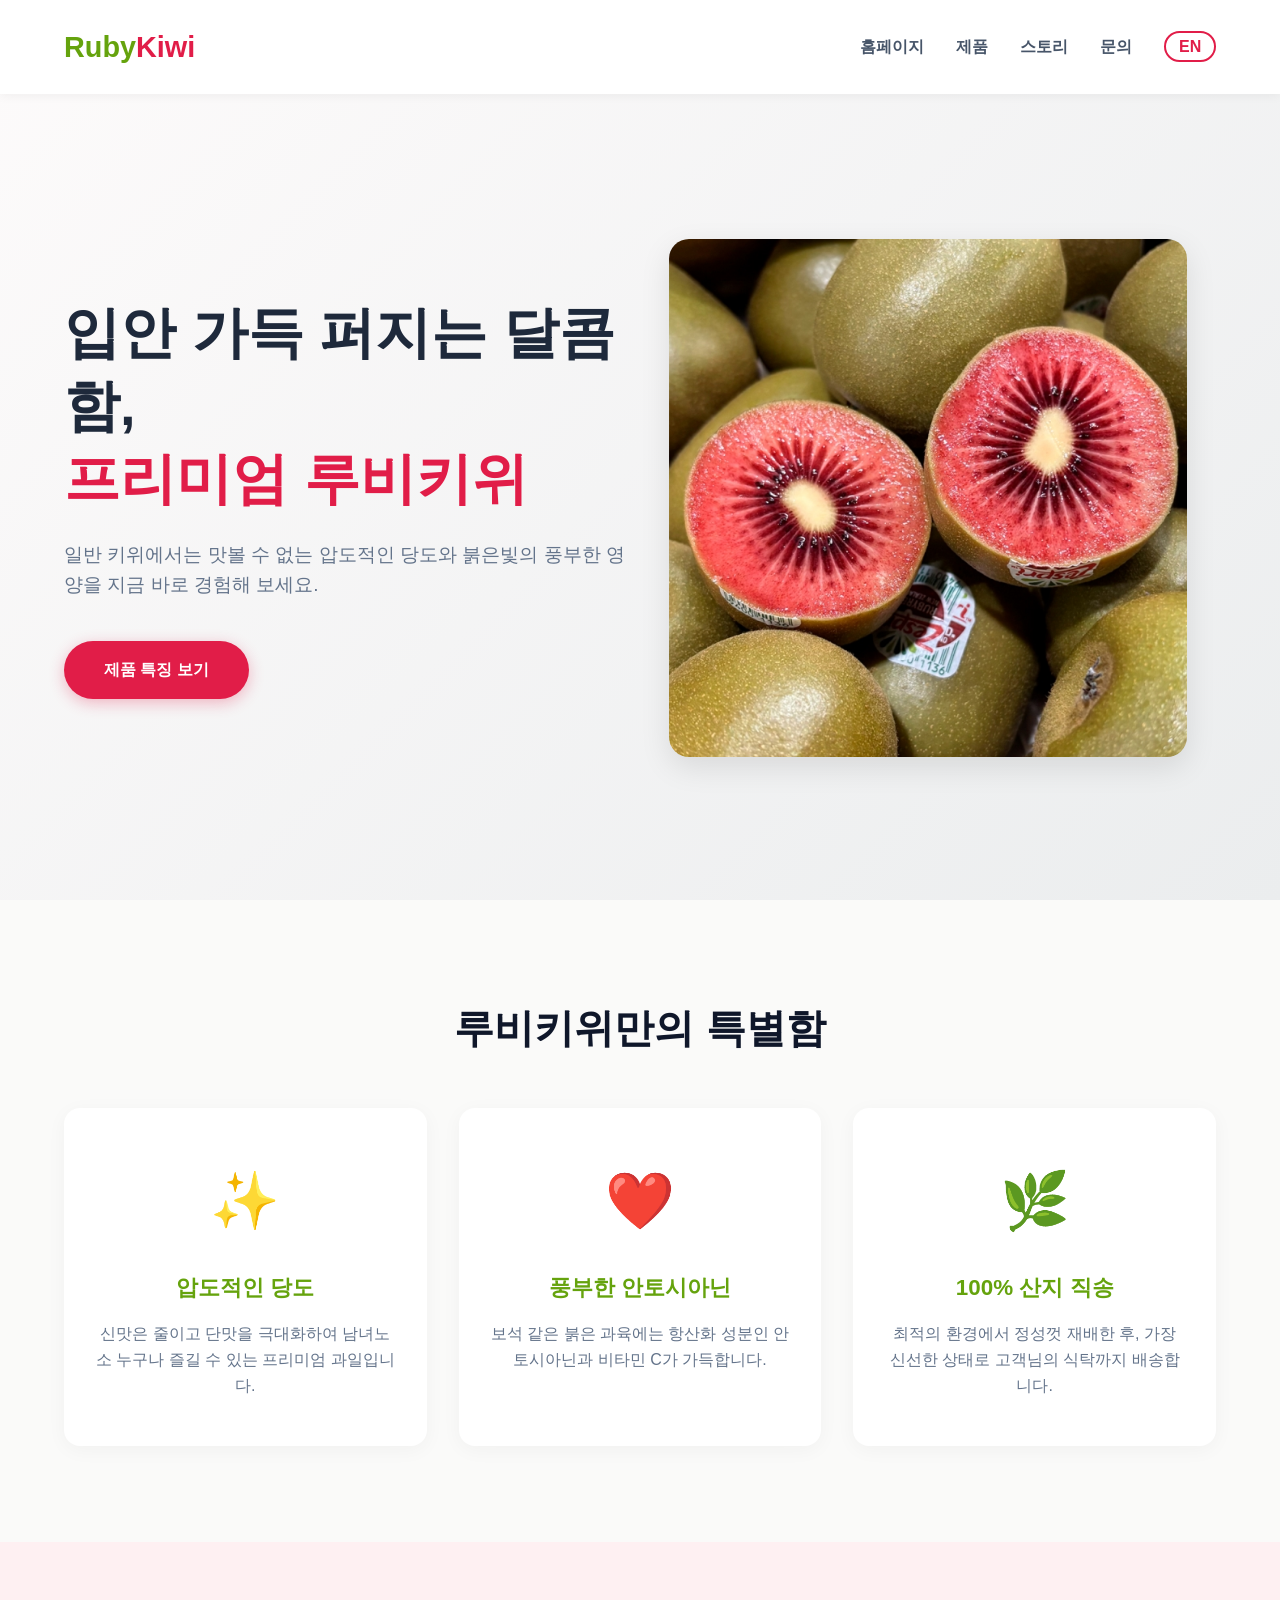
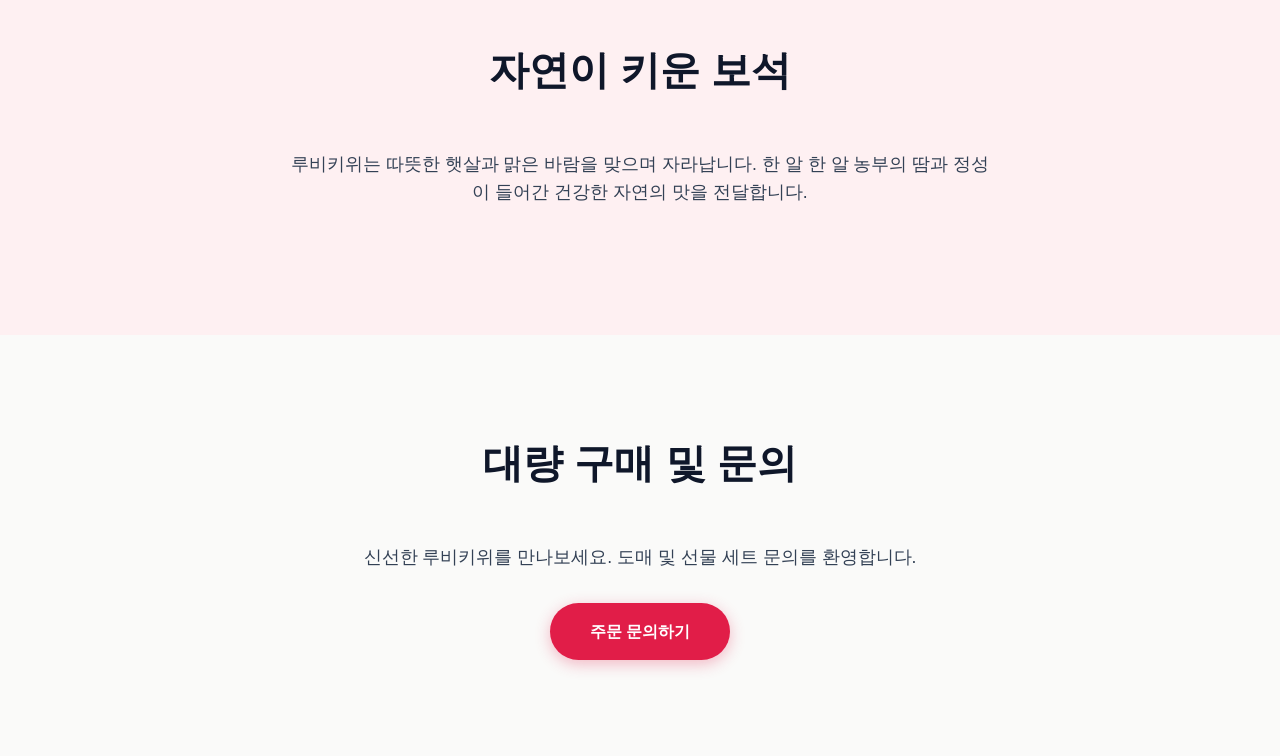
<file: index.html>
<!DOCTYPE html>
<html lang="ko">

<head>
    <meta charset="UTF-8">
    <meta name="viewport" content="width=device-width, initial-scale=1.0">
    <title>프리미엄 루비키위 | Ruby Kiwi</title>
    <link rel="stylesheet" href="style.css">
</head>

<body>
    <nav class="navbar">
        <div class="logo">Ruby<span>Kiwi</span></div>
        <ul class="nav-links">
            <li><a href="#home">홈페이지</a></li>
            <li><a href="#product">제품</a></li>
            <li><a href="#story">스토리</a></li>
            <li><a href="#contact">문의</a></li>
            <li><a href="index_en.html" class="lang-btn">EN</a></li>
        </ul>
        <div class="menu-toggle">☰</div>
    </nav>

    <section id="home" class="hero">
        <div class="hero-content">
            <h1>입안 가득 퍼지는 달콤함,<br><span>프리미엄 루비키위</span></h1>
            <p>일반 키위에서는 맛볼 수 없는 압도적인 당도와 붉은빛의 풍부한 영양을 지금 바로 경험해 보세요.</p>
            <a href="#product" class="btn">제품 특징 보기</a>
        </div>
        <div class="hero-image-container">
            <img src="kiwi.png" alt="프리미엄 루비키위 제품 이미지" class="product-img">
        </div>
    </section>

    <section id="product" class="features">
        <h2>루비키위만의 특별함</h2>
        <div class="feature-grid">
            <div class="feature-card">
                <div class="icon">✨</div>
                <h3>압도적인 당도</h3>
                <p>신맛은 줄이고 단맛을 극대화하여 남녀노소 누구나 즐길 수 있는 프리미엄 과일입니다.</p>
            </div>
            <div class="feature-card">
                <div class="icon">❤️</div>
                <h3>풍부한 안토시아닌</h3>
                <p>보석 같은 붉은 과육에는 항산화 성분인 안토시아닌과 비타민 C가 가득합니다.</p>
            </div>
            <div class="feature-card">
                <div class="icon">🌿</div>
                <h3>100% 산지 직송</h3>
                <p>최적의 환경에서 정성껏 재배한 후, 가장 신선한 상태로 고객님의 식탁까지 배송합니다.</p>
            </div>
        </div>
    </section>

    <section id="story" class="story">
        <h2>자연이 키운 보석</h2>
        <p>루비키위는 따뜻한 햇살과 맑은 바람을 맞으며 자라납니다. 한 알 한 알 농부의 땀과 정성이 들어간 건강한 자연의 맛을 전달합니다.</p>
    </section>

    <section id="contact" class="contact">
        <h2>대량 구매 및 문의</h2>
        <p>신선한 루비키위를 만나보세요. 도매 및 선물 세트 문의를 환영합니다.</p>
        <a href="mailto:order@rubykiwi.com" class="btn">주문 문의하기</a>
    </section>
</body>

</html>
</file>
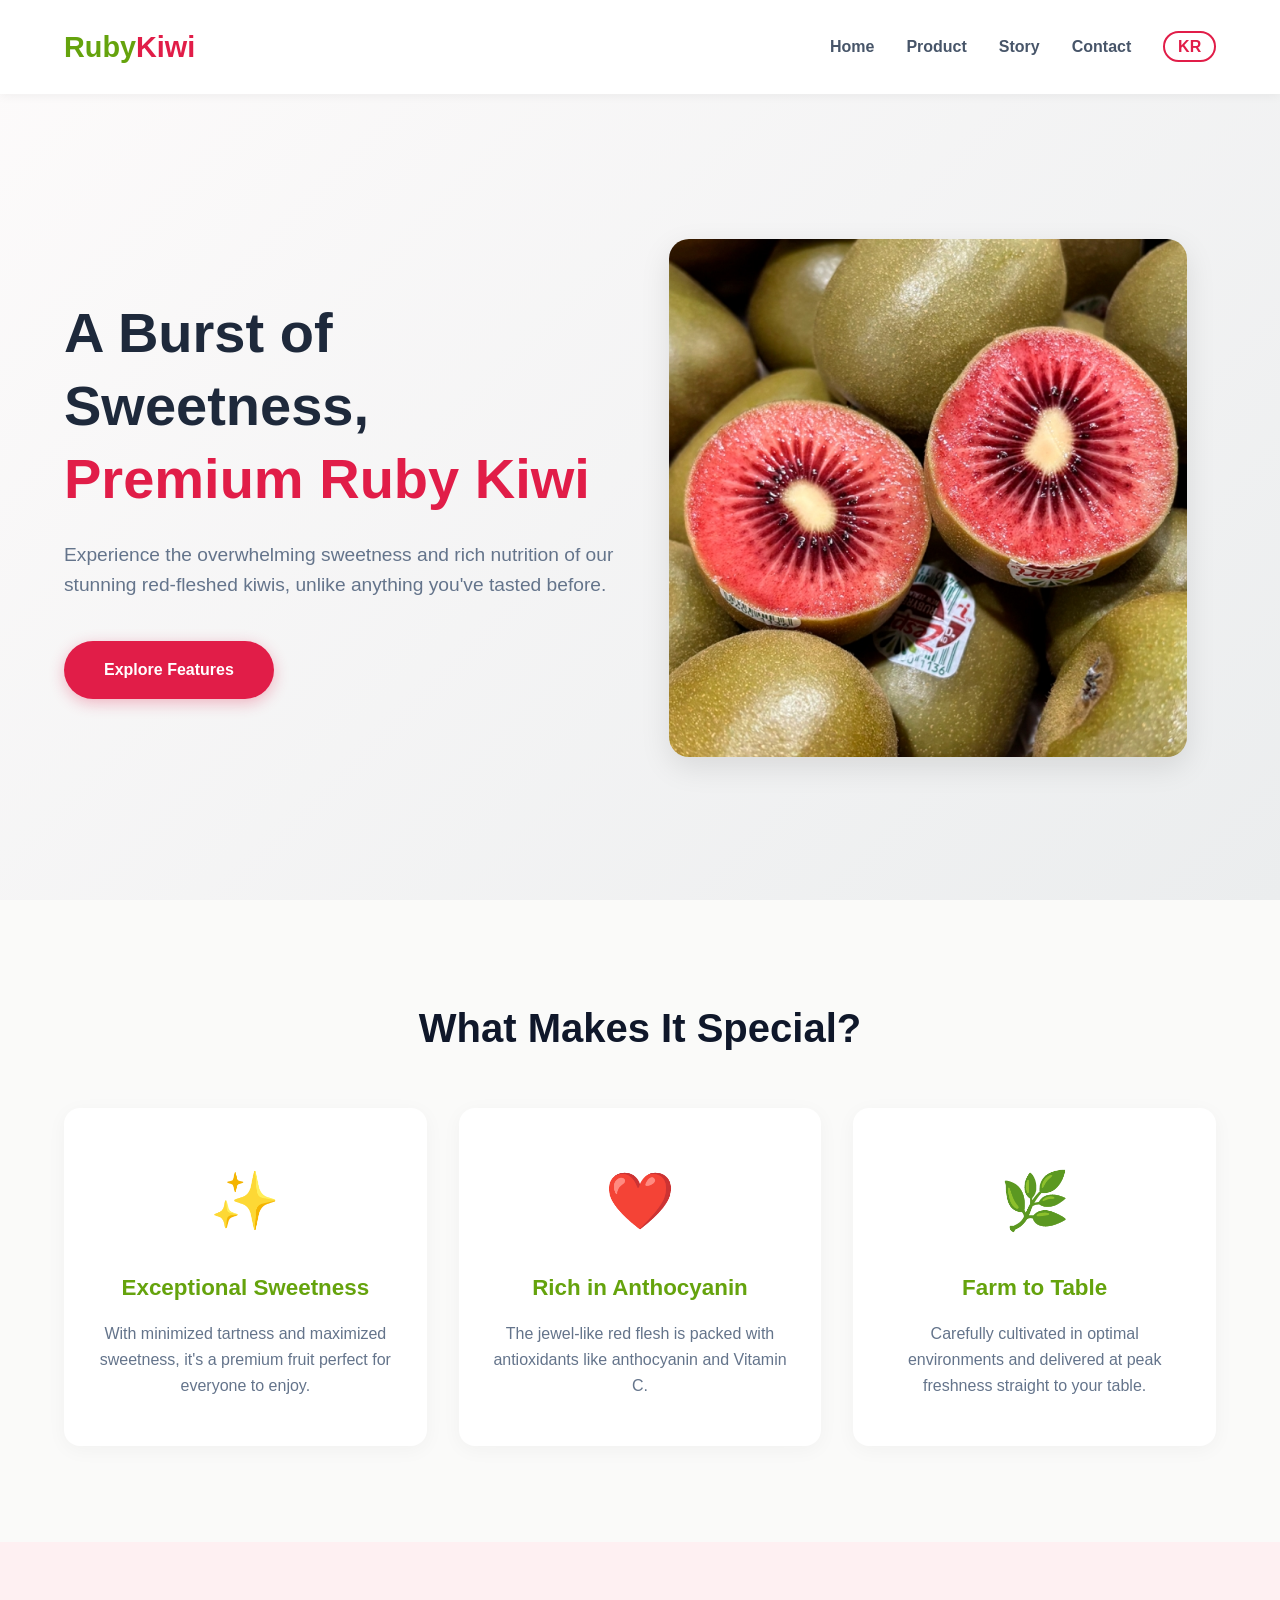
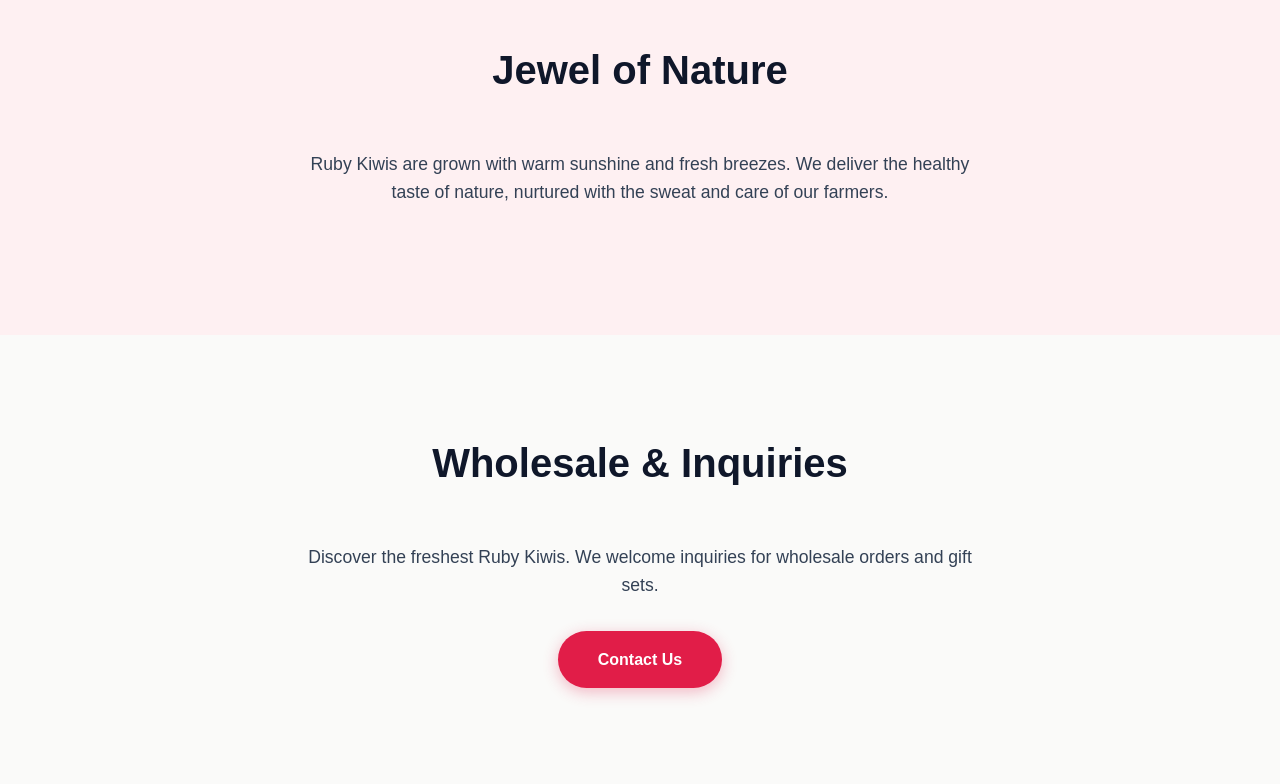
<file: index_en.html>
<!DOCTYPE html>
<html lang="en">

<head>
    <meta charset="UTF-8">
    <meta name="viewport" content="width=device-width, initial-scale=1.0">
    <title>Premium Ruby Kiwi | Taste the Magic</title>
    <link rel="stylesheet" href="style.css">
</head>

<body>
    <nav class="navbar">
        <div class="logo">Ruby<span>Kiwi</span></div>
        <ul class="nav-links">
            <li><a href="#home">Home</a></li>
            <li><a href="#product">Product</a></li>
            <li><a href="#story">Story</a></li>
            <li><a href="#contact">Contact</a></li>
            <li><a href="index.html" class="lang-btn">KR</a></li>
        </ul>
        <div class="menu-toggle">☰</div>
    </nav>

    <section id="home" class="hero">
        <div class="hero-content">
            <h1>A Burst of Sweetness,<br><span>Premium Ruby Kiwi</span></h1>
            <p>Experience the overwhelming sweetness and rich nutrition of our stunning red-fleshed kiwis, unlike
                anything you've tasted before.</p>
            <a href="#product" class="btn">Explore Features</a>
        </div>
        <div class="hero-image-container">
            <img src="kiwi.png" alt="Premium Ruby Kiwi Product Image" class="product-img">
        </div>
    </section>

    <section id="product" class="features">
        <h2>What Makes It Special?</h2>
        <div class="feature-grid">
            <div class="feature-card">
                <div class="icon">✨</div>
                <h3>Exceptional Sweetness</h3>
                <p>With minimized tartness and maximized sweetness, it's a premium fruit perfect for everyone to enjoy.
                </p>
            </div>
            <div class="feature-card">
                <div class="icon">❤️</div>
                <h3>Rich in Anthocyanin</h3>
                <p>The jewel-like red flesh is packed with antioxidants like anthocyanin and Vitamin C.</p>
            </div>
            <div class="feature-card">
                <div class="icon">🌿</div>
                <h3>Farm to Table</h3>
                <p>Carefully cultivated in optimal environments and delivered at peak freshness straight to your table.
                </p>
            </div>
        </div>
    </section>

    <section id="story" class="story">
        <h2>Jewel of Nature</h2>
        <p>Ruby Kiwis are grown with warm sunshine and fresh breezes. We deliver the healthy taste of nature, nurtured
            with the sweat and care of our farmers.</p>
    </section>

    <section id="contact" class="contact">
        <h2>Wholesale & Inquiries</h2>
        <p>Discover the freshest Ruby Kiwis. We welcome inquiries for wholesale orders and gift sets.</p>
        <a href="mailto:order@rubykiwi.com" class="btn">Contact Us</a>
    </section>
</body>

</html>
</file>
<file: style.css>
/* 기본 설정 */
* {
    margin: 0;
    padding: 0;
    box-sizing: border-box;
    font-family: 'Pretendard', sans-serif;
}

body {
    background-color: #fafaf9;
    /* 따뜻한 느낌의 오프화이트 배경 */
    color: #334155;
    line-height: 1.6;
    overflow-x: hidden;
}

/* 내비게이션 바 */
.navbar {
    display: flex;
    justify-content: space-between;
    align-items: center;
    padding: 1.5rem 5%;
    background-color: rgba(255, 255, 255, 0.95);
    position: fixed;
    width: 100%;
    top: 0;
    z-index: 1000;
    box-shadow: 0 2px 10px rgba(0, 0, 0, 0.05);
}

.logo {
    font-size: 1.8rem;
    font-weight: 800;
    color: #65a30d;
    /* 신선한 키위 그린 */
}

.logo span {
    color: #e11d48;
    /* 루비 레드 포인트 */
}

.nav-links {
    list-style: none;
    display: flex;
    gap: 2rem;
    align-items: center;
}

.nav-links a {
    color: #475569;
    text-decoration: none;
    font-weight: 600;
    transition: color 0.3s;
}

.nav-links a:hover {
    color: #e11d48;
}

.lang-btn {
    border: 2px solid #e11d48;
    padding: 0.3rem 0.8rem;
    border-radius: 20px;
    color: #e11d48 !important;
}

.lang-btn:hover {
    background-color: #e11d48;
    color: #fff !important;
}

.menu-toggle {
    display: none;
    font-size: 1.8rem;
    cursor: pointer;
    color: #334155;
}

/* 히어로 섹션 */
.hero {
    display: flex;
    align-items: center;
    justify-content: space-between;
    min-height: 100vh;
    padding: 6rem 5% 0;
    background: linear-gradient(135deg, #fdfbfb 0%, #ebedee 100%);
}

.hero-content {
    flex: 1;
    max-width: 600px;
}

.hero h1 {
    font-size: 3.5rem;
    margin-bottom: 1.5rem;
    line-height: 1.3;
    color: #1e293b;
}

.hero h1 span {
    color: #e11d48;
}

.hero p {
    font-size: 1.2rem;
    color: #64748b;
    margin-bottom: 2.5rem;
}

.btn {
    display: inline-block;
    padding: 1rem 2.5rem;
    background-color: #e11d48;
    /* 루비 레드 버튼 */
    color: #ffffff;
    text-decoration: none;
    font-weight: bold;
    border-radius: 30px;
    transition: transform 0.3s, background-color 0.3s;
    box-shadow: 0 4px 15px rgba(225, 29, 72, 0.3);
}

.btn:hover {
    background-color: #be123c;
    transform: translateY(-3px);
}

/* 제품 이미지 영역 */
.hero-image-container {
    flex: 1;
    display: flex;
    justify-content: center;
    align-items: center;
}

.product-img {
    max-width: 90%;
    border-radius: 20px;
    box-shadow: 0 10px 30px rgba(0, 0, 0, 0.1);
    /* display: none; <- 이 줄을 제거하여 이미지가 보이도록 했습니다 */
}

/* 공통 섹션 스타일 */
.features,
.story,
.contact {
    padding: 6rem 5%;
    text-align: center;
}

h2 {
    font-size: 2.5rem;
    margin-bottom: 3rem;
    color: #0f172a;
}

/* 특징 그리드 */
.feature-grid {
    display: grid;
    grid-template-columns: repeat(auto-fit, minmax(280px, 1fr));
    gap: 2rem;
}

.feature-card {
    background: #ffffff;
    padding: 3rem 2rem;
    border-radius: 16px;
    box-shadow: 0 4px 20px rgba(0, 0, 0, 0.04);
    transition: transform 0.3s;
}

.feature-card:hover {
    transform: translateY(-10px);
}

.icon {
    font-size: 3.5rem;
    margin-bottom: 1.5rem;
}

.feature-card h3 {
    color: #65a30d;
    margin-bottom: 1rem;
    font-size: 1.4rem;
}

.feature-card p {
    color: #64748b;
}

/* 스토리 및 문의 섹션 배경 분리 */
.story {
    background-color: #fef0f2;
}

.story p,
.contact p {
    max-width: 700px;
    margin: 0 auto 2rem auto;
    font-size: 1.1rem;
}

/* 반응형 웹 (태블릿 & 모바일 적용) */
@media (max-width: 850px) {
    .hero {
        flex-direction: column;
        text-align: center;
        padding-top: 8rem;
    }

    .hero-content {
        margin-bottom: 3rem;
    }

    .hero h1 {
        font-size: 2.5rem;
    }

    .nav-links {
        display: none;
    }

    .menu-toggle {
        display: block;
    }
}
</file>
